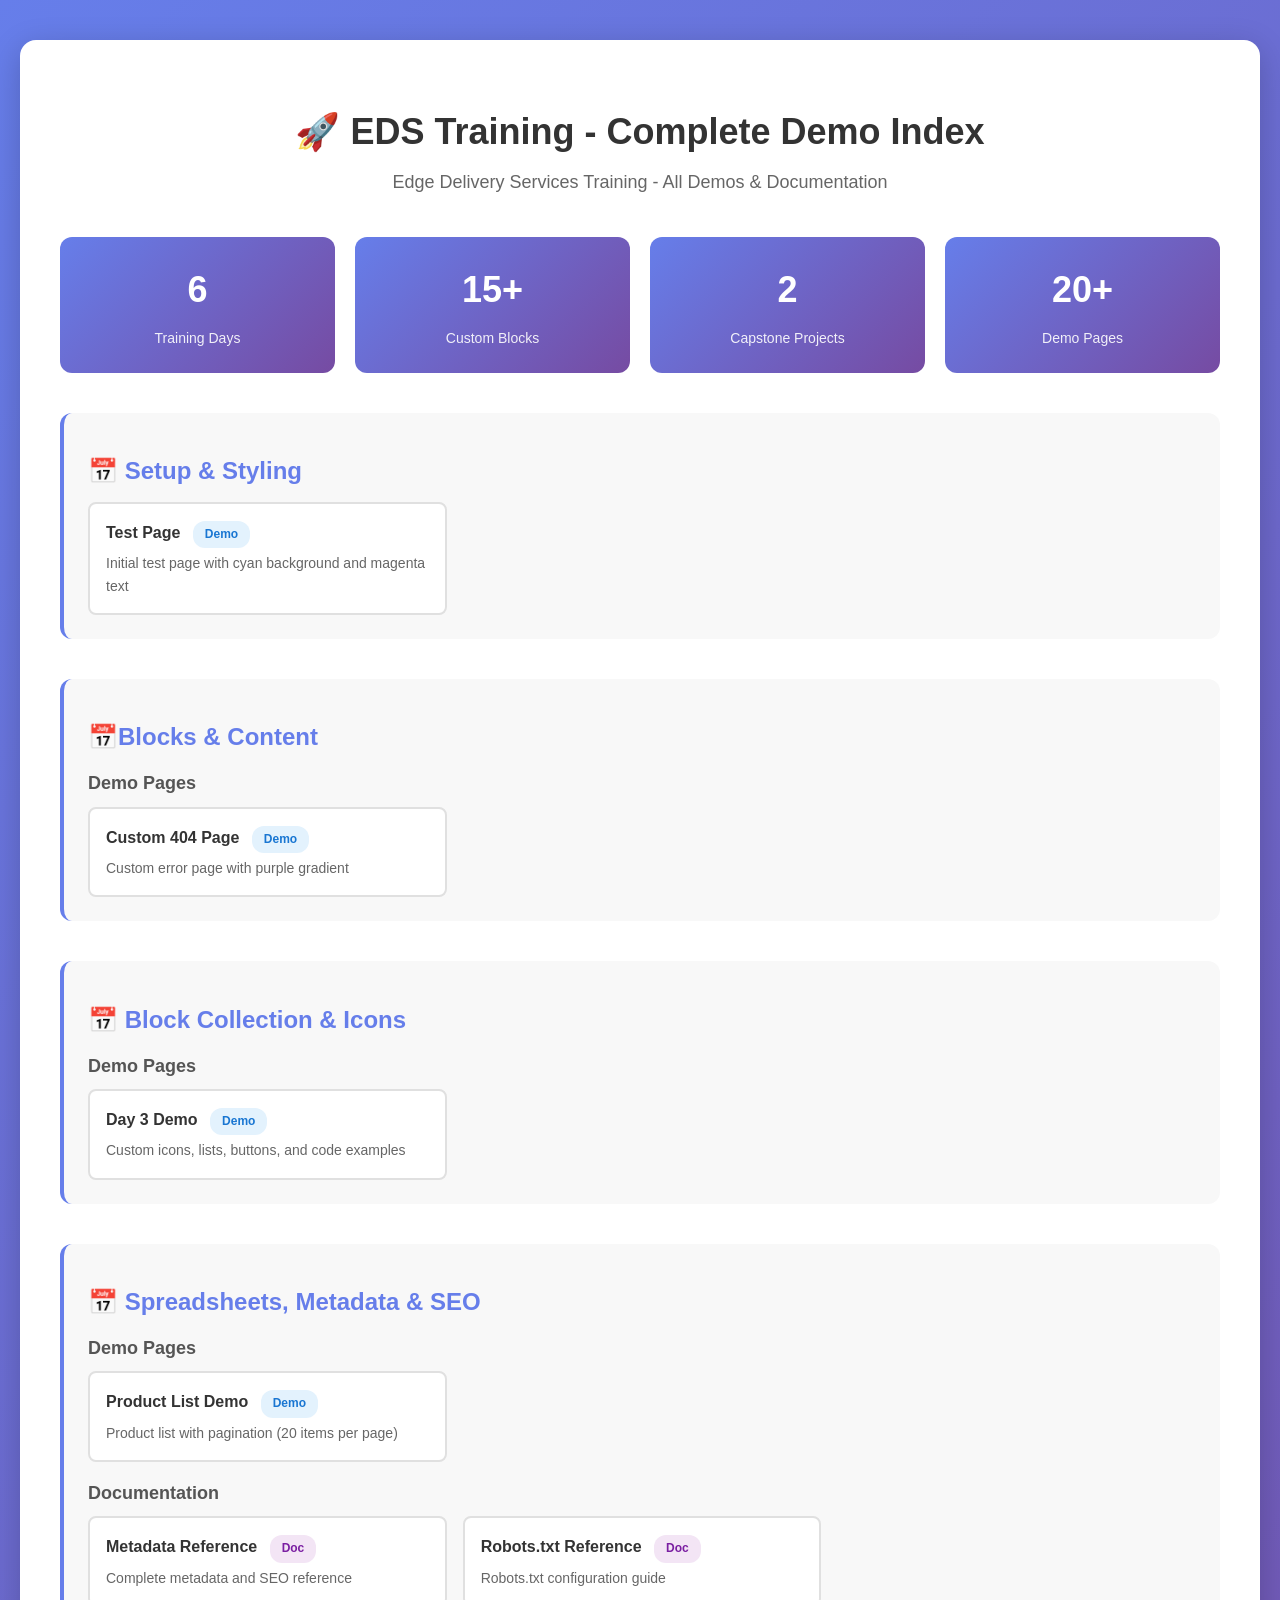
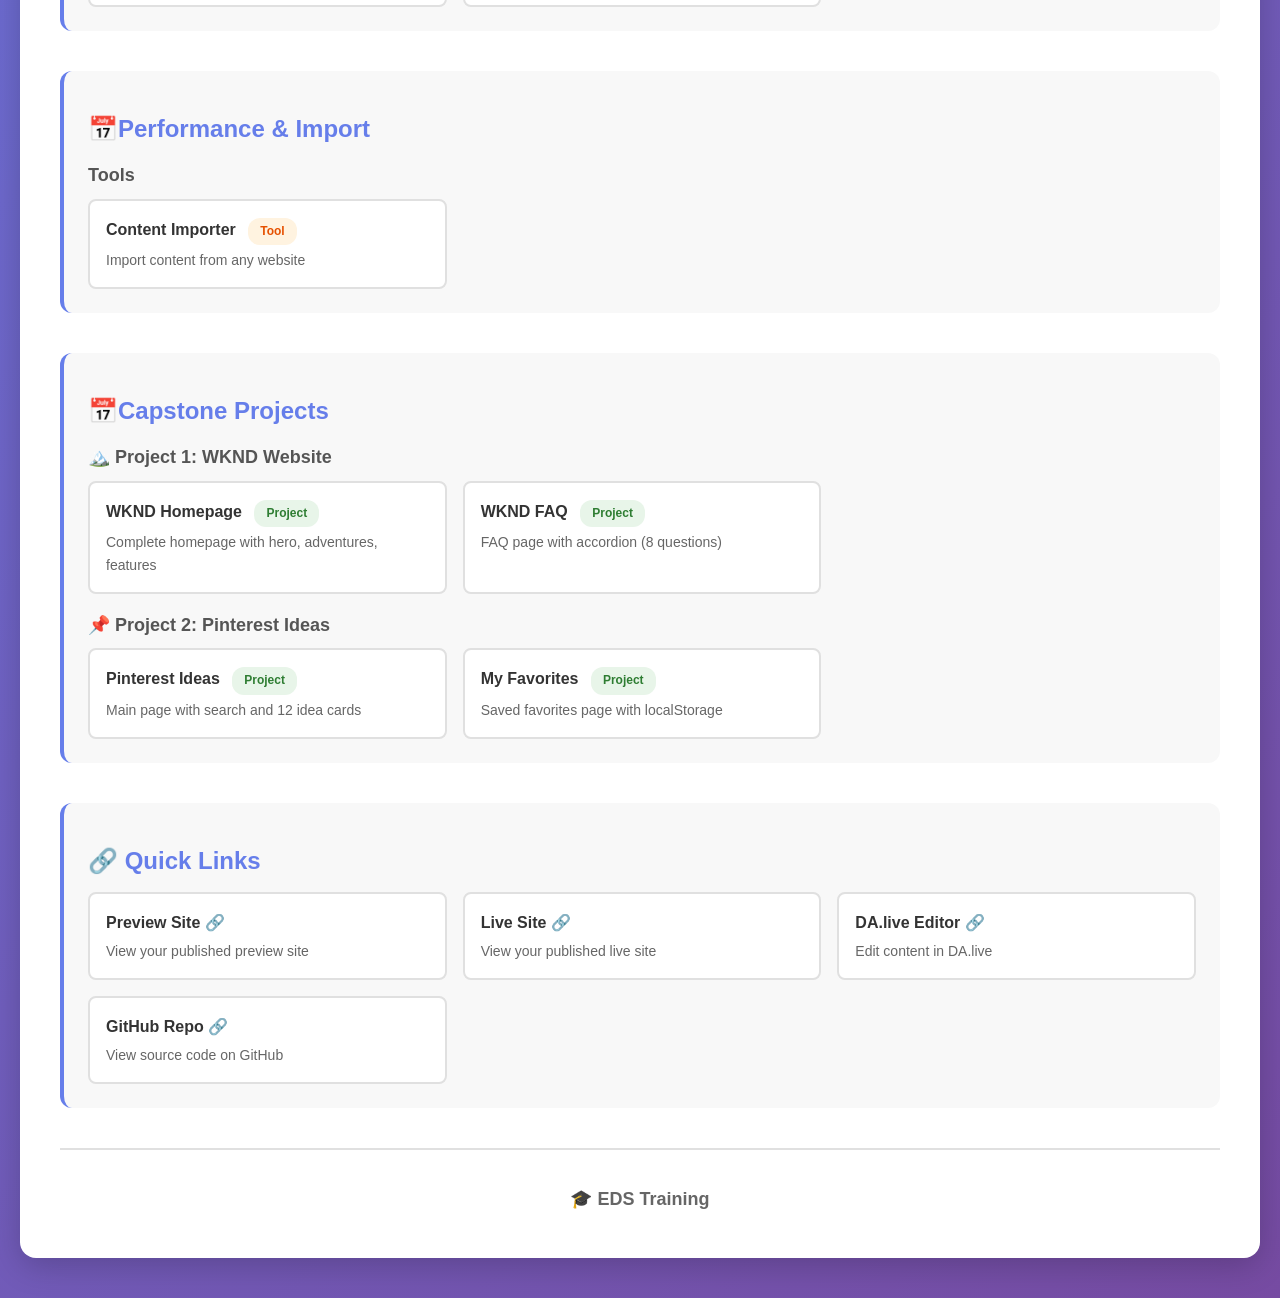
<file: index.html>
<!DOCTYPE html>
<html>
<head>
    <meta charset="UTF-8">
    <title>EDS Training - Complete Demo Index</title>
    <meta name="viewport" content="width=device-width, initial-scale=1">
    <link rel="stylesheet" href="/styles/styles.css">
    <style>
        body {
            background: linear-gradient(135deg, #667eea 0%, #764ba2 100%);
            min-height: 100vh;
            padding: 40px 20px;
        }

        .container {
            max-width: 1200px;
            margin: 0 auto;
            background: white;
            border-radius: 16px;
            padding: 40px;
            box-shadow: 0 8px 32px rgba(0, 0, 0, 0.2);
        }

        h1 {
            text-align: center;
            color: #333;
            margin-bottom: 10px;
            font-size: 36px;
        }

        .subtitle {
            text-align: center;
            color: #666;
            margin-bottom: 40px;
            font-size: 18px;
        }

        .day-section {
            margin-bottom: 40px;
            padding: 24px;
            background: #f8f8f8;
            border-radius: 12px;
            border-left: 4px solid #667eea;
        }

        .day-section h2 {
            color: #667eea;
            margin-bottom: 16px;
            font-size: 24px;
        }

        .day-section h3 {
            color: #555;
            margin: 20px 0 12px;
            font-size: 18px;
        }

        .link-grid {
            display: grid;
            grid-template-columns: repeat(auto-fill, minmax(280px, 1fr));
            gap: 16px;
            margin-top: 12px;
        }

        .link-card {
            background: white;
            padding: 16px;
            border-radius: 8px;
            text-decoration: none;
            color: inherit;
            border: 2px solid #e0e0e0;
            transition: all 0.2s;
            display: block;
        }

        .link-card:hover {
            border-color: #667eea;
            transform: translateY(-2px);
            box-shadow: 0 4px 12px rgba(102, 126, 234, 0.2);
        }

        .link-card .title {
            font-weight: 600;
            color: #333;
            margin-bottom: 4px;
            font-size: 16px;
        }

        .link-card .desc {
            font-size: 14px;
            color: #666;
        }

        .badge {
            display: inline-block;
            padding: 4px 12px;
            border-radius: 12px;
            font-size: 12px;
            font-weight: 600;
            margin-left: 8px;
        }

        .badge.demo {
            background: #e3f2fd;
            color: #1976d2;
        }

        .badge.doc {
            background: #f3e5f5;
            color: #7b1fa2;
        }

        .badge.tool {
            background: #fff3e0;
            color: #e65100;
        }

        .badge.project {
            background: #e8f5e9;
            color: #2e7d32;
        }

        .stats {
            display: grid;
            grid-template-columns: repeat(auto-fit, minmax(200px, 1fr));
            gap: 20px;
            margin-bottom: 40px;
        }

        .stat-card {
            background: linear-gradient(135deg, #667eea 0%, #764ba2 100%);
            color: white;
            padding: 24px;
            border-radius: 12px;
            text-align: center;
        }

        .stat-card .number {
            font-size: 36px;
            font-weight: 700;
            margin-bottom: 8px;
        }

        .stat-card .label {
            font-size: 14px;
            opacity: 0.9;
        }

        .footer {
            text-align: center;
            margin-top: 40px;
            padding-top: 20px;
            border-top: 2px solid #e0e0e0;
            color: #666;
        }
    </style>
</head>
<body class="appear">
    <div class="container">
        <h1>🚀 EDS Training - Complete Demo Index</h1>
        <p class="subtitle"> Edge Delivery Services Training - All Demos & Documentation</p>

        <div class="stats">
            <div class="stat-card">
                <div class="number">6</div>
                <div class="label">Training Days</div>
            </div>
            <div class="stat-card">
                <div class="number">15+</div>
                <div class="label">Custom Blocks</div>
            </div>
            <div class="stat-card">
                <div class="number">2</div>
                <div class="label">Capstone Projects</div>
            </div>
            <div class="stat-card">
                <div class="number">20+</div>
                <div class="label">Demo Pages</div>
            </div>
        </div>

        <div class="day-section">
            <h2>📅 Setup & Styling</h2>
            <div class="link-grid">
                <a href="/test.html" class="link-card">
                    <div class="title">Test Page <span class="badge demo">Demo</span></div>
                    <div class="desc">Initial test page with cyan background and magenta text</div>
                </a>
            </div>
        </div>

        <!-- Day 2 -->
        <div class="day-section">
            <h2>📅Blocks & Content</h2>
            <h3>Demo Pages</h3>
            <div class="link-grid">
                <a href="/404.html" class="link-card">
                    <div class="title">Custom 404 Page <span class="badge demo">Demo</span></div>
                    <div class="desc">Custom error page with purple gradient</div>
                </a>
            </div>
        </div>
        <div class="day-section">
            <h2>📅 Block Collection & Icons</h2>
            <h3>Demo Pages</h3>
            <div class="link-grid">
                <a href="/demo.html" class="link-card">
                    <div class="title">Day 3 Demo <span class="badge demo">Demo</span></div>
                    <div class="desc">Custom icons, lists, buttons, and code examples</div>
                </a>
            </div>
        </div>
        <div class="day-section">
            <h2>📅 Spreadsheets, Metadata & SEO</h2>
            <h3>Demo Pages</h3>
            <div class="link-grid">
                <a href="/day4-demo.html" class="link-card">
                    <div class="title">Product List Demo <span class="badge demo">Demo</span></div>
                    <div class="desc">Product list with pagination (20 items per page)</div>
                </a>
            </div>
            <h3>Documentation</h3>
            <div class="link-grid">
                <a href="/METADATA-REFERENCE.md" class="link-card">
                    <div class="title">Metadata Reference <span class="badge doc">Doc</span></div>
                    <div class="desc">Complete metadata and SEO reference</div>
                </a>
                <a href="/ROBOTS-REFERENCE.md" class="link-card">
                    <div class="title">Robots.txt Reference <span class="badge doc">Doc</span></div>
                    <div class="desc">Robots.txt configuration guide</div>
                </a>
            </div>
        </div>

        <div class="day-section">
            <h2>📅Performance & Import</h2>
            <h3>Tools</h3>
            <div class="link-grid">
                <a href="/tools/importer/import.html" class="link-card">
                    <div class="title">Content Importer <span class="badge tool">Tool</span></div>
                    <div class="desc">Import content from any website</div>
                </a>
            </div>
        </div>

        <div class="day-section">
            <h2>📅Capstone Projects</h2>
            
            <h3>🏔️ Project 1: WKND Website</h3>
            <div class="link-grid">
                <a href="/wknd-home.html" class="link-card">
                    <div class="title">WKND Homepage <span class="badge project">Project</span></div>
                    <div class="desc">Complete homepage with hero, adventures, features</div>
                </a>
                <a href="/wknd-faq.html" class="link-card">
                    <div class="title">WKND FAQ <span class="badge project">Project</span></div>
                    <div class="desc">FAQ page with accordion (8 questions)</div>
                </a>
            </div>

            <h3>📌 Project 2: Pinterest Ideas</h3>
            <div class="link-grid">
                <a href="/pinterest-demo.html" class="link-card">
                    <div class="title">Pinterest Ideas <span class="badge project">Project</span></div>
                    <div class="desc">Main page with search and 12 idea cards</div>
                </a>
                <a href="/favorites.html" class="link-card">
                    <div class="title">My Favorites <span class="badge project">Project</span></div>
                    <div class="desc">Saved favorites page with localStorage</div>
                </a>
            </div>
        </div>

        <!-- Quick Links -->
        <div class="day-section">
            <h2>🔗 Quick Links</h2>
            <div class="link-grid">
                <a href="https://main--test-aem-app--dvndrj.aem.page/" class="link-card" target="_blank">
                    <div class="title">Preview Site 🔗</div>
                    <div class="desc">View your published preview site</div>
                </a>
                <a href="https://main--test-aem-app--dvndrj.aem.live/" class="link-card" target="_blank">
                    <div class="title">Live Site 🔗</div>
                    <div class="desc">View your published live site</div>
                </a>
                <a href="https://da.live/edit#/dvndrj/test-aem-app/" class="link-card" target="_blank">
                    <div class="title">DA.live Editor 🔗</div>
                    <div class="desc">Edit content in DA.live</div>
                </a>
                <a href="https://github.com/dvndrj/test-aem-app" class="link-card" target="_blank">
                    <div class="title">GitHub Repo 🔗</div>
                    <div class="desc">View source code on GitHub</div>
                </a>
            </div>
        </div>

        <div class="footer">
            <p><strong>🎓 EDS Training</strong></p>
        </div>
    </div>
</body>
</html>
</file>
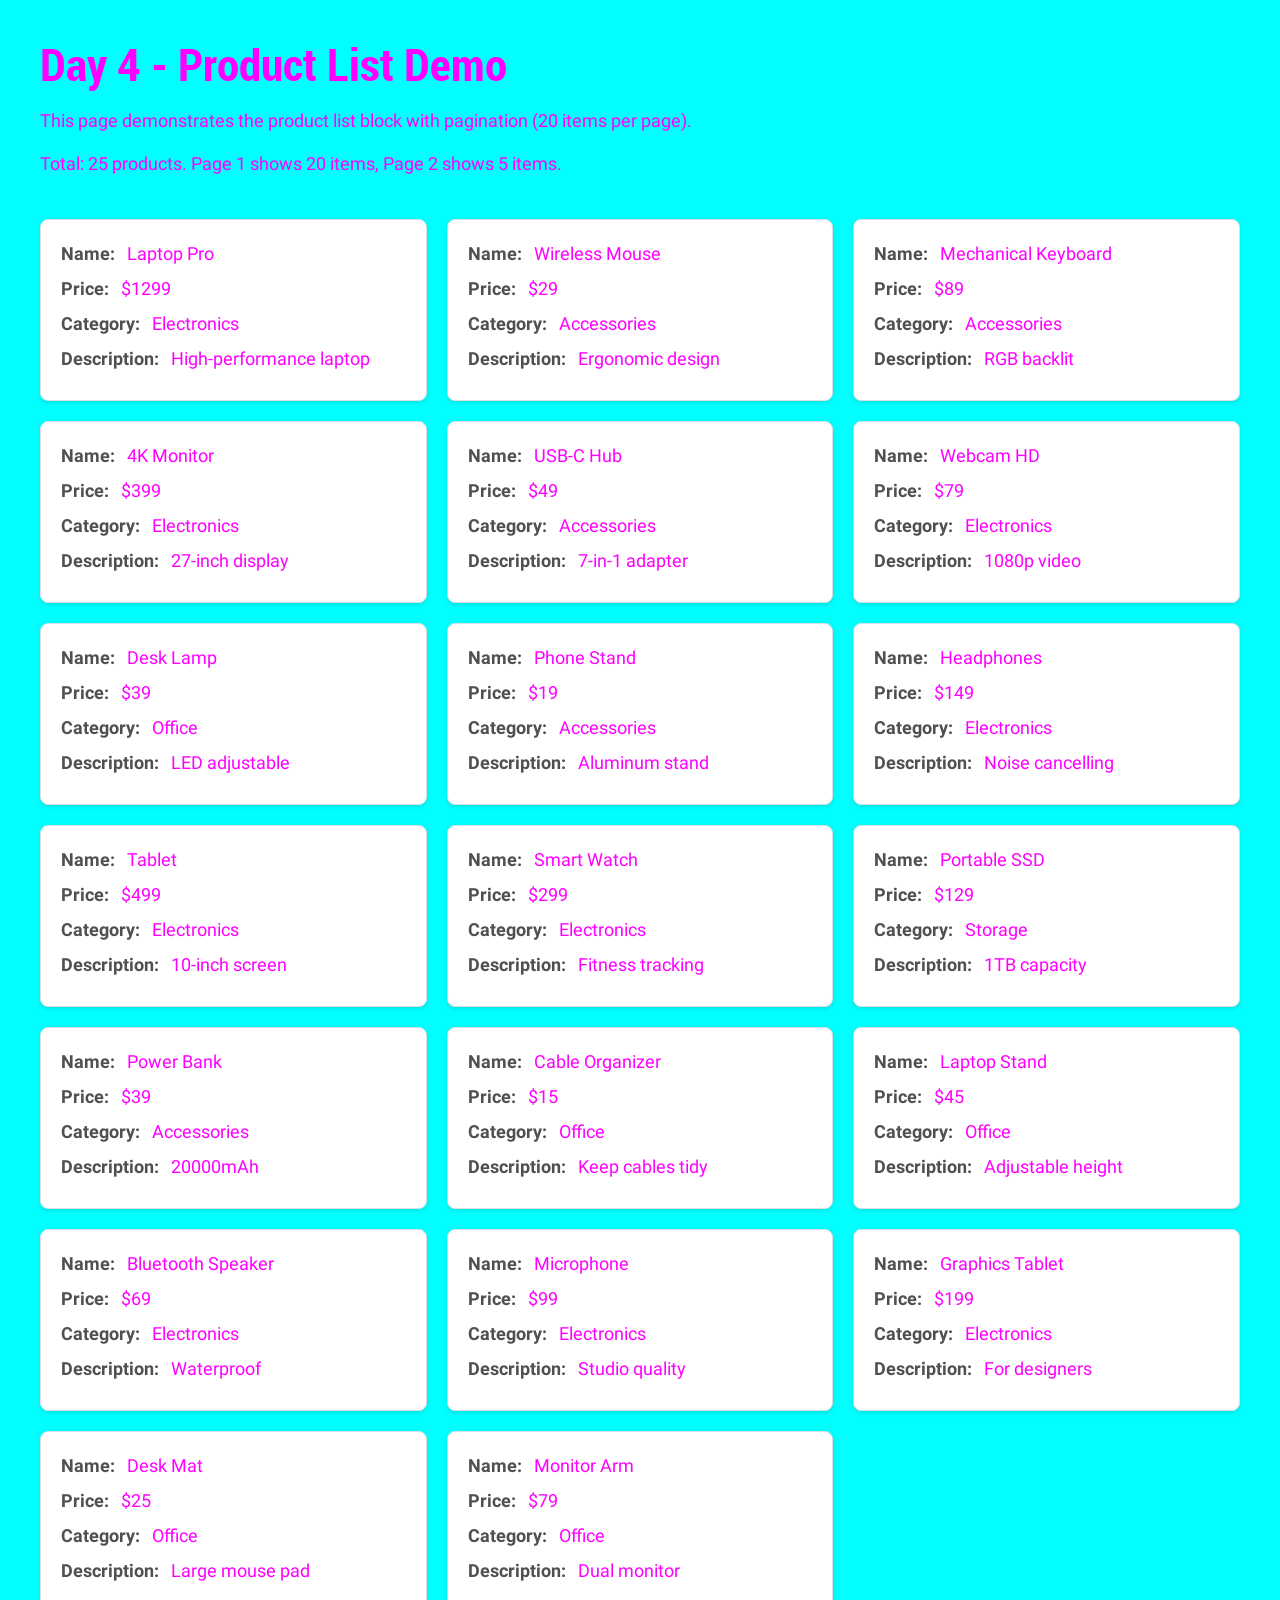
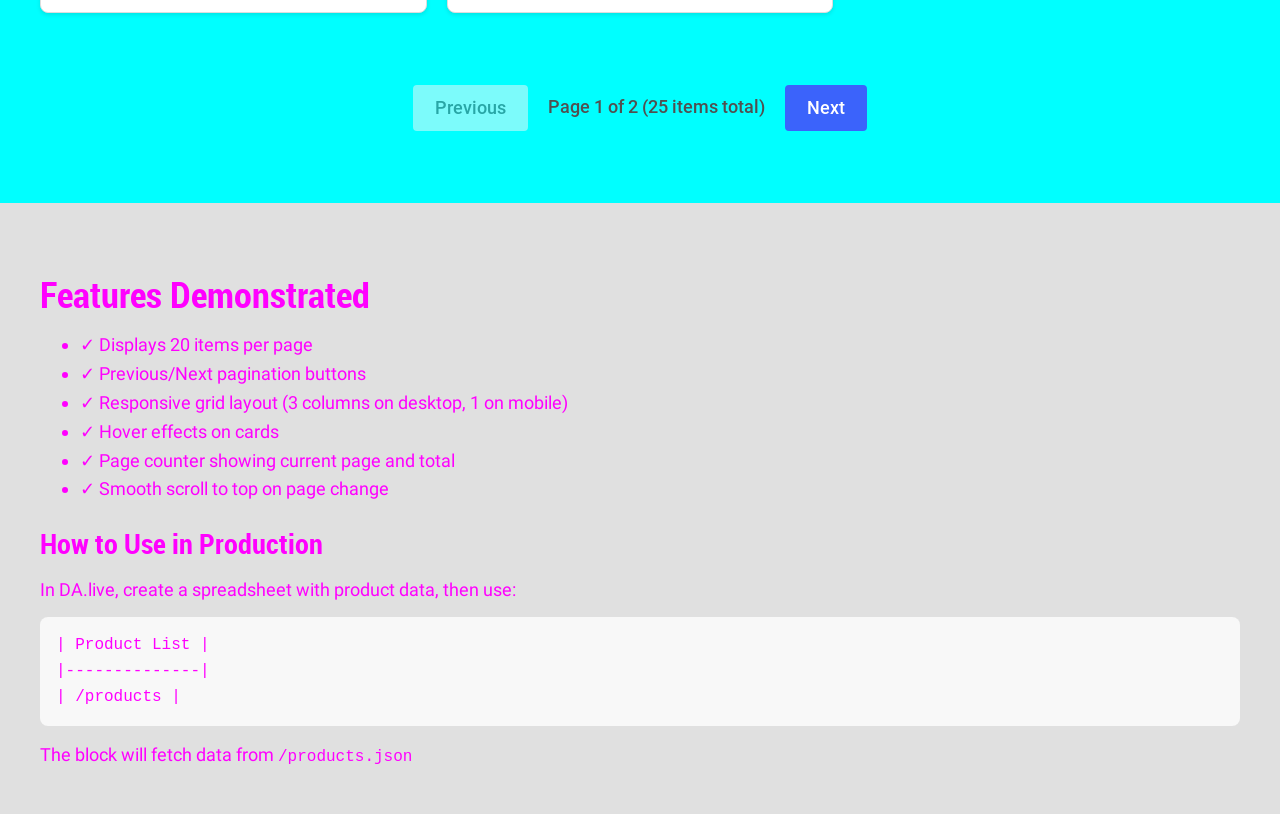
<file: day4-demo.html>
<!DOCTYPE html>
<html>
<head>
    <meta charset="UTF-8">
    <title>Day 4 Demo - Product List with Pagination</title>
    <meta name="description" content="Demo page showing product list with pagination">
    <meta property="og:title" content="Day 4 Demo - Product List">
    <meta property="og:description" content="Demo page showing product list with pagination">
    <link rel="stylesheet" href="/styles/styles.css">
    <link rel="stylesheet" href="/blocks/product-list-demo/product-list-demo.css">
    <script src="/scripts/aem.js" type="module"></script>
    <script src="/scripts/scripts.js" type="module"></script>
</head>
<body class="appear">
    <main>
        <div class="section">
            <div>
                <h1>Day 4 - Product List Demo</h1>
                <p>This page demonstrates the product list block with pagination (20 items per page).</p>
                <p>Total: 25 products. Page 1 shows 20 items, Page 2 shows 5 items.</p>
            </div>
        </div>

        <div class="section">
            <div>
                <div class="product-list-demo block" data-block-name="product-list-demo">
                </div>
            </div>
        </div>

        <div class="section grey">
            <div>
                <h2>Features Demonstrated</h2>
                <ul>
                    <li>✓ Displays 20 items per page</li>
                    <li>✓ Previous/Next pagination buttons</li>
                    <li>✓ Responsive grid layout (3 columns on desktop, 1 on mobile)</li>
                    <li>✓ Hover effects on cards</li>
                    <li>✓ Page counter showing current page and total</li>
                    <li>✓ Smooth scroll to top on page change</li>
                </ul>
                <h3>How to Use in Production</h3>
                <p>In DA.live, create a spreadsheet with product data, then use:</p>
                <pre>| Product List |
|--------------| 
| /products |</pre>
                <p>The block will fetch data from <code>/products.json</code></p>
            </div>
        </div>
    </main>

    <script type="module">
        import decorate from '/blocks/product-list-demo/product-list-demo.js';
        const block = document.querySelector('.product-list-demo');
        if (block) {
            decorate(block);
        }
    </script>
</body>
</html>
</file>
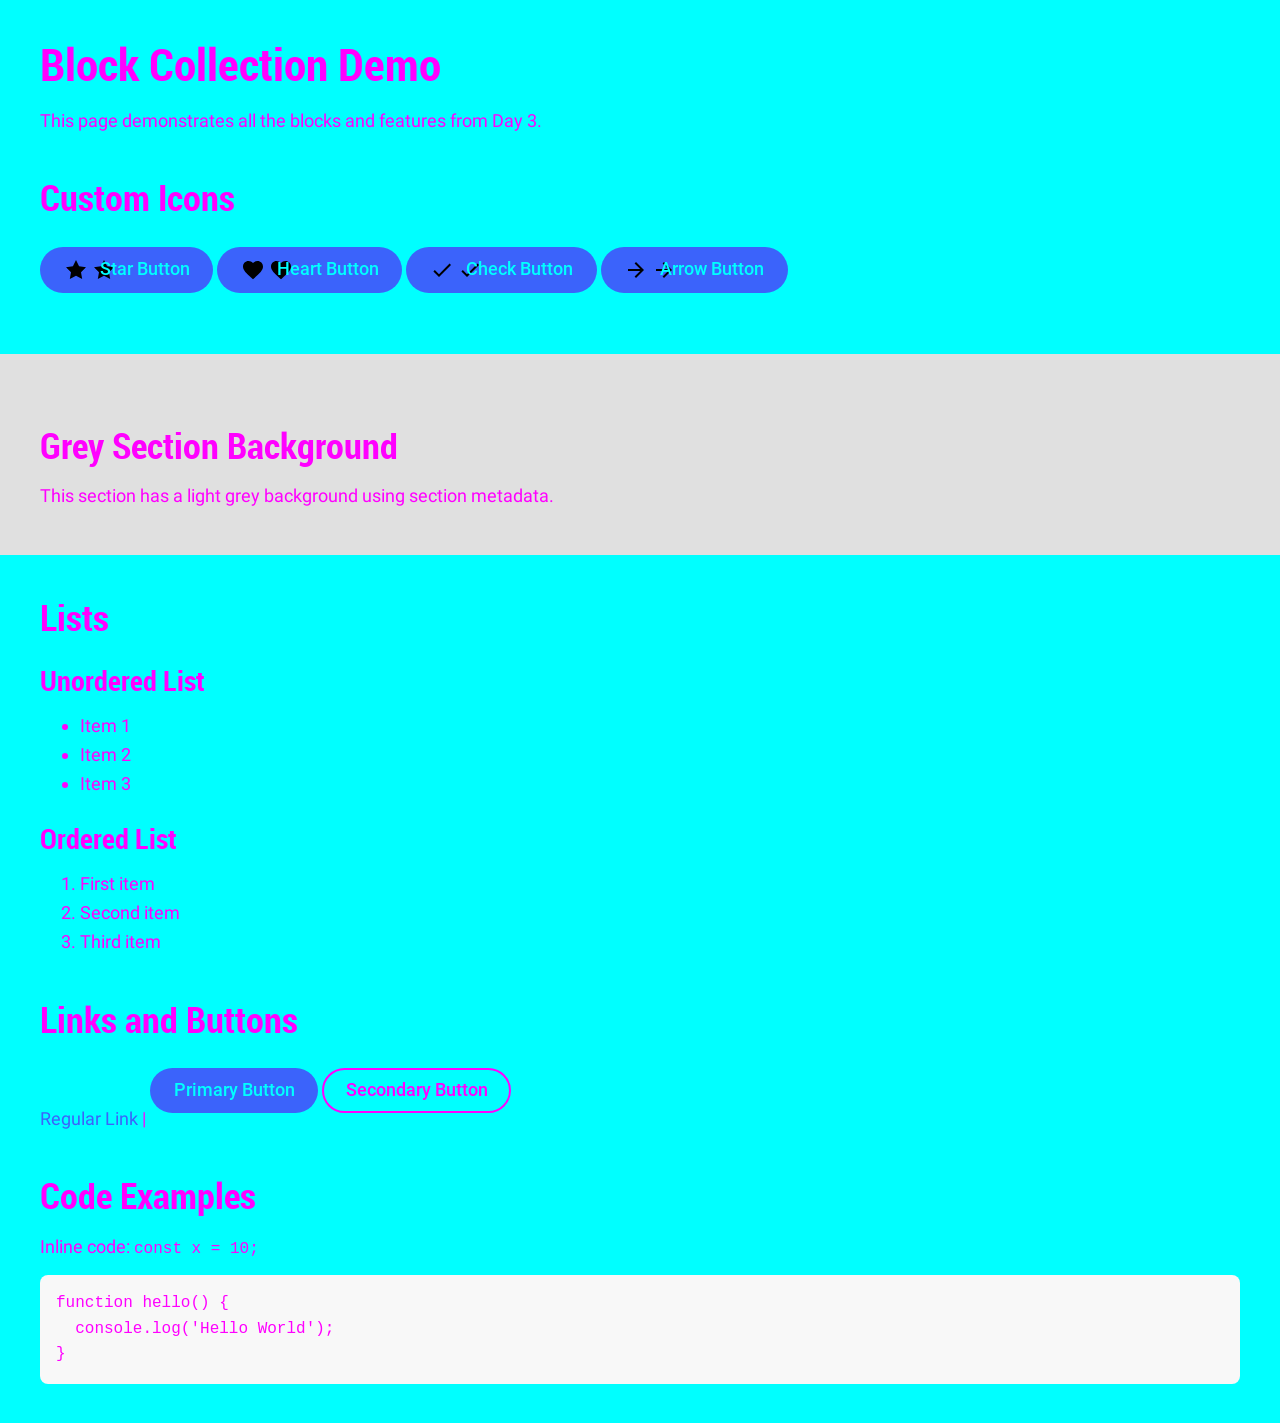
<file: demo.html>
<!DOCTYPE html>
<html>
<head>
    <meta charset="UTF-8">
    <title>Demo - All Blocks</title>
    <link rel="stylesheet" href="/styles/styles.css">
    <link rel="stylesheet" href="/blocks/hero/hero.css">
    <link rel="stylesheet" href="/blocks/cards/cards.css">
    <link rel="stylesheet" href="/blocks/columns/columns.css">
    <link rel="stylesheet" href="/blocks/embed/embed.css">
    <script src="/scripts/aem.js" type="module"></script>
    <script src="/scripts/scripts.js" type="module"></script>
</head>
<body class="appear">
    <main>
        <div class="section">
            <div>
                <h1>Block Collection Demo</h1>
                <p>This page demonstrates all the blocks and features from Day 3.</p>
            </div>
        </div>

        <div class="section">
            <div>
                <h2>Custom Icons</h2>
                <p>
                    <a href="#" class="button">
                        <span class="icon icon-star">
                            <img src="/icons/star.svg" alt="Star">
                        </span>
                        Star Button
                    </a>
                    <a href="#" class="button">
                        <span class="icon icon-heart">
                            <img src="/icons/heart.svg" alt="Heart">
                        </span>
                        Heart Button
                    </a>
                    <a href="#" class="button">
                        <span class="icon icon-check">
                            <img src="/icons/check.svg" alt="Check">
                        </span>
                        Check Button
                    </a>
                    <a href="#" class="button">
                        <span class="icon icon-arrow-right">
                            <img src="/icons/arrow-right.svg" alt="Arrow">
                        </span>
                        Arrow Button
                    </a>
                </p>
            </div>
        </div>

        <div class="section grey">
            <div>
                <h2>Grey Section Background</h2>
                <p>This section has a light grey background using section metadata.</p>
            </div>
        </div>

        <div class="section">
            <div>
                <h2>Lists</h2>
                <h3>Unordered List</h3>
                <ul>
                    <li>Item 1</li>
                    <li>Item 2</li>
                    <li>Item 3</li>
                </ul>
                <h3>Ordered List</h3>
                <ol>
                    <li>First item</li>
                    <li>Second item</li>
                    <li>Third item</li>
                </ol>
            </div>
        </div>

        <div class="section">
            <div>
                <h2>Links and Buttons</h2>
                <p>
                    <a href="#">Regular Link</a> | 
                    <a href="#" class="button">Primary Button</a>
                    <a href="#" class="button secondary">Secondary Button</a>
                </p>
            </div>
        </div>

        <div class="section">
            <div>
                <h2>Code Examples</h2>
                <p>Inline code: <code>const x = 10;</code></p>
                <pre>function hello() {
  console.log('Hello World');
}</pre>
            </div>
        </div>
    </main>
</body>
</html>
</file>
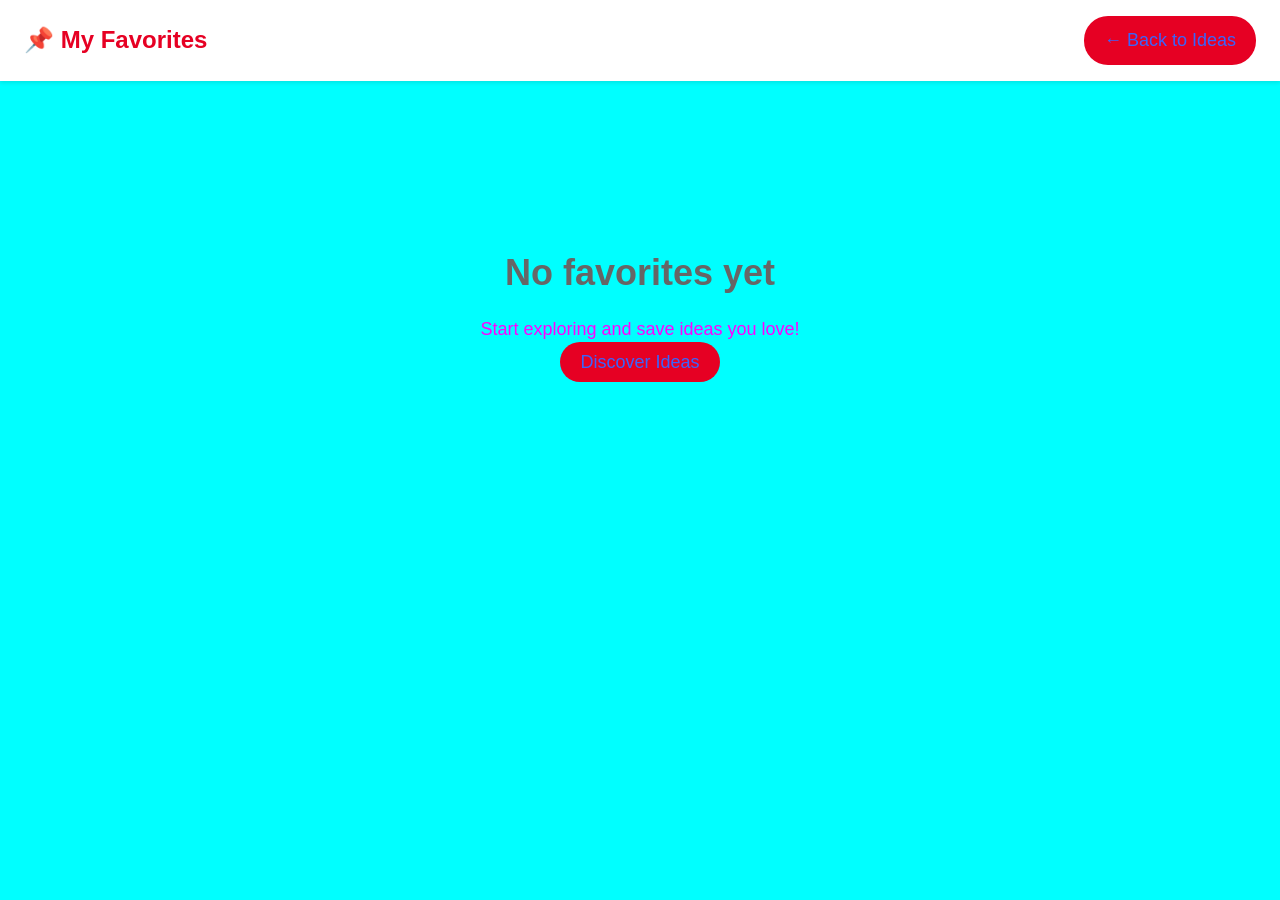
<file: favorites.html>
<!DOCTYPE html>
<html>
<head>
    <meta charset="UTF-8">
    <title>My Favorites - Pinterest Ideas</title>
    <link rel="stylesheet" href="/styles/styles.css">
    <style>
        .pinterest-header {
            background: white;
            padding: 16px 24px;
            box-shadow: 0 2px 4px rgba(0,0,0,0.1);
            display: flex;
            justify-content: space-between;
            align-items: center;
        }
        .pinterest-logo {
            font-size: 24px;
            font-weight: 700;
            color: #e60023;
        }
        .back-link {
            background: #e60023;
            color: white;
            padding: 10px 20px;
            border-radius: 24px;
            text-decoration: none;
            font-weight: 500;
        }
        .favorites-grid {
            display: grid;
            grid-template-columns: repeat(auto-fill, minmax(250px, 1fr));
            gap: 20px;
            padding: 40px 20px;
            max-width: 1200px;
            margin: 0 auto;
        }
        .fav-card {
            position: relative;
            border-radius: 16px;
            overflow: hidden;
            background: white;
            box-shadow: 0 2px 8px rgba(0, 0, 0, 0.1);
        }
        .fav-card img {
            width: 100%;
            aspect-ratio: 3 / 4;
            object-fit: cover;
        }
        .fav-info {
            padding: 16px;
        }
        .fav-info h3 {
            margin: 0 0 8px;
            font-size: 16px;
        }
        .fav-info span {
            display: inline-block;
            background: #f0f0f0;
            padding: 4px 12px;
            border-radius: 12px;
            font-size: 12px;
        }
        .remove-btn {
            position: absolute;
            top: 12px;
            right: 12px;
            background: white;
            border: none;
            width: 40px;
            height: 40px;
            border-radius: 50%;
            font-size: 24px;
            cursor: pointer;
            color: #e60023;
            box-shadow: 0 2px 8px rgba(0, 0, 0, 0.2);
        }
        .empty-state {
            text-align: center;
            padding: 100px 20px;
        }
        .empty-state h2 {
            color: #666;
            margin-bottom: 20px;
        }
    </style>
</head>
<body class="appear">
    <div class="pinterest-header">
        <div class="pinterest-logo">📌 My Favorites</div>
        <a href="/pinterest-demo.html" class="back-link">← Back to Ideas</a>
    </div>

    <main>
        <div id="favorites-container"></div>
    </main>

    <script>
        function loadFavorites() {
            const container = document.getElementById('favorites-container');
            const favorites = JSON.parse(localStorage.getItem('pinterest-favorites') || '[]');
            const favData = JSON.parse(localStorage.getItem('pinterest-favorites-data') || '{}');

            if (favorites.length === 0) {
                container.innerHTML = `
                    <div class="empty-state">
                        <h2>No favorites yet</h2>
                        <p>Start exploring and save ideas you love!</p>
                        <a href="/pinterest-demo.html" class="back-link">Discover Ideas</a>
                    </div>
                `;
                return;
            }

            const grid = document.createElement('div');
            grid.className = 'favorites-grid';

            favorites.forEach(id => {
                const data = favData[id];
                if (!data) return;

                const card = document.createElement('div');
                card.className = 'fav-card';
                card.innerHTML = `
                    <img src="${data.image}" alt="${data.title}">
                    <button class="remove-btn" onclick="removeFavorite('${id}')">♥</button>
                    <div class="fav-info">
                        <h3>${data.title}</h3>
                        <span>${data.category}</span>
                    </div>
                `;
                grid.appendChild(card);
            });

            container.appendChild(grid);
        }

        window.removeFavorite = function(id) {
            let favorites = JSON.parse(localStorage.getItem('pinterest-favorites') || '[]');
            let favData = JSON.parse(localStorage.getItem('pinterest-favorites-data') || '{}');
            
            favorites = favorites.filter(f => f !== id);
            delete favData[id];
            
            localStorage.setItem('pinterest-favorites', JSON.stringify(favorites));
            localStorage.setItem('pinterest-favorites-data', JSON.stringify(favData));
            
            location.reload();
        };

        loadFavorites();
    </script>
</body>
</html>
</file>
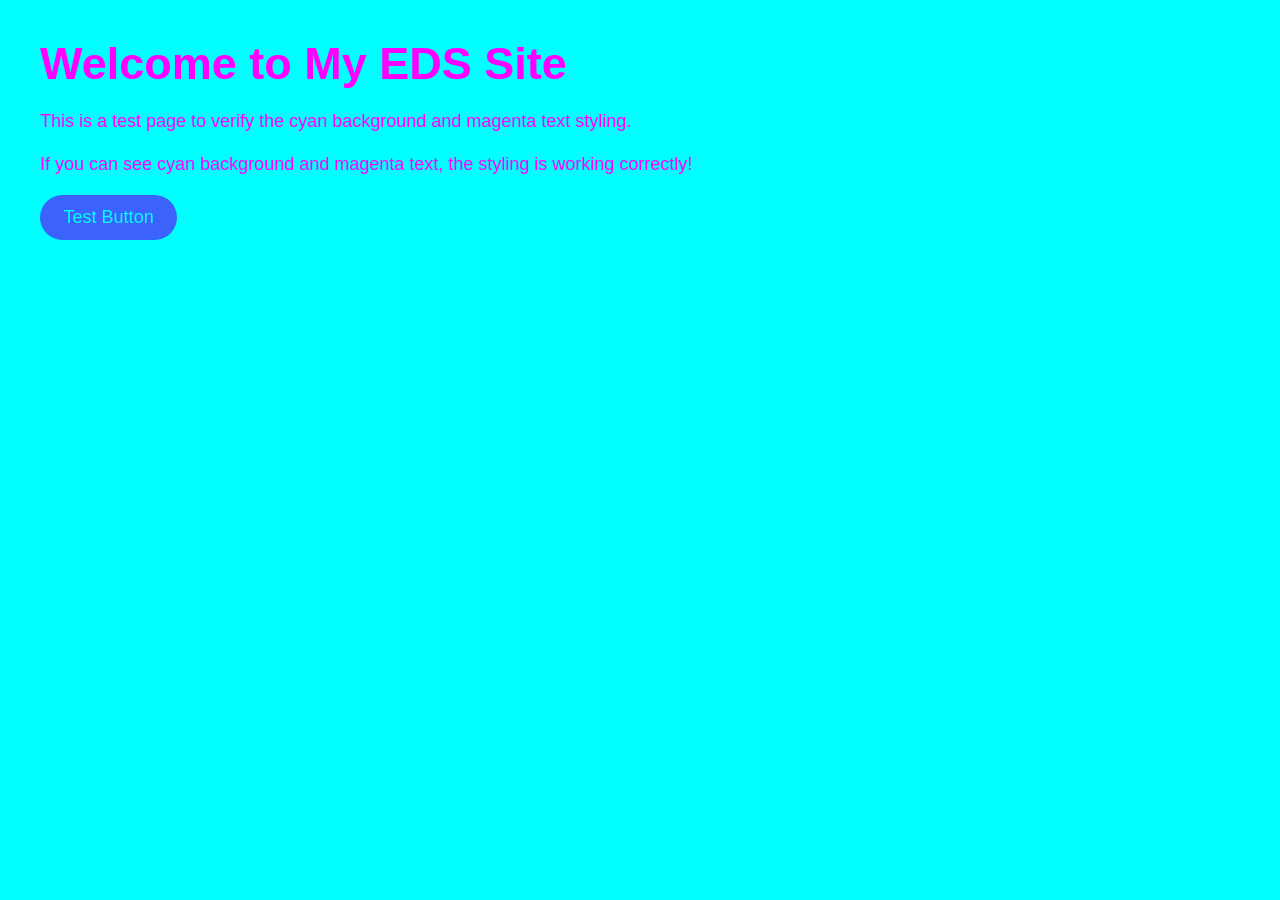
<file: test.html>
<!DOCTYPE html>
<html>
<head>
    <meta charset="UTF-8">
    <title>Test Page</title>
    <link rel="stylesheet" href="/styles/styles.css">
</head>
<body class="appear">
    <main>
        <div class="section">
            <div>
                <h1>Welcome to My EDS Site</h1>
                <p>This is a test page to verify the cyan background and magenta text styling.</p>
                <p>If you can see cyan background and magenta text, the styling is working correctly!</p>
                <a href="#" class="button">Test Button</a>
            </div>
        </div>
    </main>
</body>
</html>
</file>
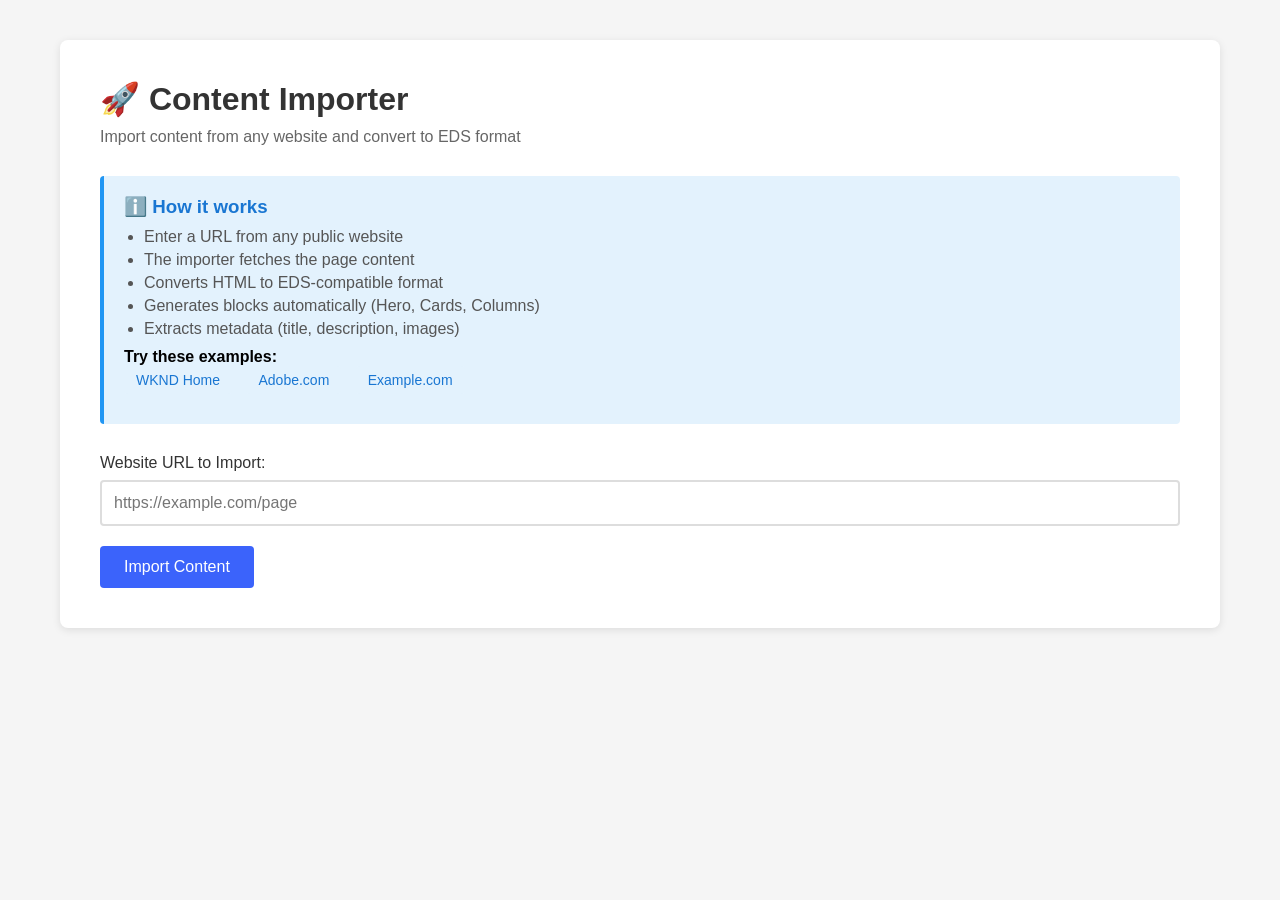
<file: tools/importer/import.html>
<!DOCTYPE html>
<html lang="en">
<head>
  <meta charset="UTF-8">
  <title>Content Importer - Test AEM App</title>
  <meta name="viewport" content="width=device-width, initial-scale=1"/>
  <style>
    * {
      box-sizing: border-box;
      margin: 0;
      padding: 0;
    }

    body {
      font-family: -apple-system, BlinkMacSystemFont, 'Segoe UI', Roboto, sans-serif;
      padding: 40px 20px;
      max-width: 1200px;
      margin: 0 auto;
      background: #f5f5f5;
    }

    .container {
      background: white;
      padding: 40px;
      border-radius: 8px;
      box-shadow: 0 2px 8px rgba(0,0,0,0.1);
    }

    h1 {
      color: #333;
      margin-bottom: 10px;
    }

    .subtitle {
      color: #666;
      margin-bottom: 30px;
    }

    .form-group {
      margin-bottom: 20px;
    }

    label {
      display: block;
      margin-bottom: 8px;
      font-weight: 500;
      color: #333;
    }

    input[type="url"] {
      width: 100%;
      padding: 12px;
      border: 2px solid #ddd;
      border-radius: 4px;
      font-size: 16px;
    }

    input[type="url"]:focus {
      outline: none;
      border-color: #3b63fb;
    }

    button {
      background: #3b63fb;
      color: white;
      border: none;
      padding: 12px 24px;
      border-radius: 4px;
      font-size: 16px;
      cursor: pointer;
      font-weight: 500;
    }

    button:hover {
      background: #1d3ecf;
    }

    button:disabled {
      background: #ccc;
      cursor: not-allowed;
    }

    .result {
      margin-top: 30px;
      padding: 20px;
      background: #f8f8f8;
      border-radius: 4px;
      display: none;
    }

    .result.show {
      display: block;
    }

    .result h2 {
      margin-bottom: 15px;
      color: #333;
    }

    .result pre {
      background: white;
      padding: 15px;
      border-radius: 4px;
      overflow-x: auto;
      border: 1px solid #ddd;
    }

    .error {
      color: #d32f2f;
      background: #ffebee;
      padding: 15px;
      border-radius: 4px;
      margin-top: 20px;
      display: none;
    }

    .error.show {
      display: block;
    }

    .info-box {
      background: #e3f2fd;
      padding: 20px;
      border-radius: 4px;
      margin-bottom: 30px;
      border-left: 4px solid #2196f3;
    }

    .info-box h3 {
      margin-bottom: 10px;
      color: #1976d2;
    }

    .info-box ul {
      margin-left: 20px;
      color: #555;
    }

    .info-box li {
      margin-bottom: 5px;
    }

    .examples {
      margin-top: 10px;
    }

    .example-link {
      display: inline-block;
      margin-right: 10px;
      margin-bottom: 10px;
      padding: 6px 12px;
      background: #e3f2fd;
      color: #1976d2;
      text-decoration: none;
      border-radius: 4px;
      font-size: 14px;
    }

    .example-link:hover {
      background: #bbdefb;
    }

    .loading {
      display: none;
      margin-top: 20px;
      text-align: center;
      color: #666;
    }

    .loading.show {
      display: block;
    }
  </style>
</head>
<body>
  <div class="container">
    <h1>🚀 Content Importer</h1>
    <p class="subtitle">Import content from any website and convert to EDS format</p>

    <div class="info-box">
      <h3>ℹ️ How it works</h3>
      <ul>
        <li>Enter a URL from any public website</li>
        <li>The importer fetches the page content</li>
        <li>Converts HTML to EDS-compatible format</li>
        <li>Generates blocks automatically (Hero, Cards, Columns)</li>
        <li>Extracts metadata (title, description, images)</li>
      </ul>
      <div class="examples">
        <strong>Try these examples:</strong><br>
        <a href="#" class="example-link" data-url="https://wknd.site/us/en.html">WKND Home</a>
        <a href="#" class="example-link" data-url="https://www.adobe.com">Adobe.com</a>
        <a href="#" class="example-link" data-url="https://example.com">Example.com</a>
      </div>
    </div>

    <form id="importForm">
      <div class="form-group">
        <label for="url">Website URL to Import:</label>
        <input 
          type="url" 
          id="url" 
          name="url" 
          placeholder="https://example.com/page" 
          required
        />
      </div>
      <button type="submit">Import Content</button>
    </form>

    <div class="loading" id="loading">
      <p>⏳ Fetching and converting content...</p>
    </div>

    <div class="error" id="error"></div>

    <div class="result" id="result">
      <h2>✅ Import Preview</h2>
      <p><strong>Note:</strong> This is a simplified preview. In production, use the full importer at:</p>
      <p><code>https://main--test-aem-app--dvndrj.aem.page/tools/importer/import.html</code></p>
      <pre id="output"></pre>
    </div>
  </div>

  <script type="module">
    const form = document.getElementById('importForm');
    const urlInput = document.getElementById('url');
    const loading = document.getElementById('loading');
    const error = document.getElementById('error');
    const result = document.getElementById('result');
    const output = document.getElementById('output');

    // Example link handlers
    document.querySelectorAll('.example-link').forEach(link => {
      link.addEventListener('click', (e) => {
        e.preventDefault();
        urlInput.value = e.target.dataset.url;
      });
    });

    form.addEventListener('submit', async (e) => {
      e.preventDefault();
      
      const url = urlInput.value.trim();
      
      // Hide previous results
      error.classList.remove('show');
      result.classList.remove('show');
      loading.classList.add('show');

      try {
        // Note: This is a simplified demo. Real importer uses proxy
        const response = await fetch(url, { mode: 'cors' });
        
        if (!response.ok) {
          throw new Error(`HTTP ${response.status}: ${response.statusText}`);
        }

        const html = await response.text();
        const parser = new DOMParser();
        const doc = parser.parseFromString(html, 'text/html');

        // Simple conversion demo
        const converted = convertToEDS(doc, url);
        
        output.textContent = converted;
        result.classList.add('show');
        
      } catch (err) {
        error.textContent = `❌ Error: ${err.message}\n\nNote: Due to CORS restrictions, local import may not work for all sites. Use the production importer at:\nhttps://main--test-aem-app--dvndrj.aem.page/tools/importer/import.html`;
        error.classList.add('show');
      } finally {
        loading.classList.remove('show');
      }
    });

    function convertToEDS(doc, url) {
      let output = '';

      // Extract title
      const title = doc.querySelector('title');
      if (title) {
        output += `# ${title.textContent.trim()}\n\n`;
      }

      // Extract main content
      const main = doc.querySelector('main, article, .content, #content') || doc.body;
      
      // Extract headings and paragraphs
      const elements = main.querySelectorAll('h1, h2, h3, p, img, a');
      
      elements.forEach(el => {
        if (el.tagName === 'H1') {
          output += `# ${el.textContent.trim()}\n\n`;
        } else if (el.tagName === 'H2') {
          output += `## ${el.textContent.trim()}\n\n`;
        } else if (el.tagName === 'H3') {
          output += `### ${el.textContent.trim()}\n\n`;
        } else if (el.tagName === 'P') {
          output += `${el.textContent.trim()}\n\n`;
        } else if (el.tagName === 'IMG') {
          output += `![${el.alt || 'Image'}](${el.src})\n\n`;
        }
      });

      // Add metadata block
      output += `---\n\n`;
      output += `| Metadata |\n`;
      output += `|----------|\n`;
      output += `| Title | ${title ? title.textContent.trim() : 'Imported Page'} |\n`;
      
      const desc = doc.querySelector('meta[name="description"]');
      if (desc) {
        output += `| Description | ${desc.content} |\n`;
      }

      output += `\n---\n\n`;
      output += `**Source:** ${url}\n`;
      output += `**Imported:** ${new Date().toLocaleString()}\n`;

      return output;
    }
  </script>
</body>
</html>
</file>
<file: styles/styles.css>
/*
 * Copyright 2020 Adobe. All rights reserved.
 * This file is licensed to you under the Apache License, Version 2.0 (the "License");
 * you may not use this file except in compliance with the License. You may obtain a copy
 * of the License at http://www.apache.org/licenses/LICENSE-2.0
 *
 * Unless required by applicable law or agreed to in writing, software distributed under
 * the License is distributed on an "AS IS" BASIS, WITHOUT WARRANTIES OR REPRESENTATIONS
 * OF ANY KIND, either express or implied. See the License for the specific language
 * governing permissions and limitations under the License.
 */

:root {
  /* colors */
  --background-color: cyan;
  --light-color: #f8f8f8;
  --dark-color: #505050;
  --text-color: magenta;
  --link-color: #3b63fb;
  --link-hover-color: #1d3ecf;

  /* fonts */
  --body-font-family: roboto, roboto-fallback, sans-serif;
  --heading-font-family: roboto-condensed, roboto-condensed-fallback, sans-serif;

  /* body sizes */
  --body-font-size-m: 22px;
  --body-font-size-s: 19px;
  --body-font-size-xs: 17px;

  /* heading sizes */
  --heading-font-size-xxl: 55px;
  --heading-font-size-xl: 44px;
  --heading-font-size-l: 34px;
  --heading-font-size-m: 27px;
  --heading-font-size-s: 24px;
  --heading-font-size-xs: 22px;

  /* nav height */
  --nav-height: 64px;
}

/* fallback fonts */
@font-face {
  font-family: roboto-condensed-fallback;
  size-adjust: 88.82%;
  src: local('Arial');
}

@font-face {
  font-family: roboto-fallback;
  size-adjust: 99.529%;
  src: local('Arial');
}

@media (width >= 900px) {
  :root {
    /* body sizes */
    --body-font-size-m: 18px;
    --body-font-size-s: 16px;
    --body-font-size-xs: 14px;

    /* heading sizes */
    --heading-font-size-xxl: 45px;
    --heading-font-size-xl: 36px;
    --heading-font-size-l: 28px;
    --heading-font-size-m: 22px;
    --heading-font-size-s: 20px;
    --heading-font-size-xs: 18px;
  }
}

body {
  display: none;
  margin: 0;
  background-color: var(--background-color);
  color: var(--text-color);
  font-family: var(--body-font-family);
  font-size: var(--body-font-size-m);
  line-height: 1.6;
}

body.appear {
  display: block;
}

header {
  height: var(--nav-height);
}

header .header,
footer .footer {
  visibility: hidden;
}

header .header[data-block-status="loaded"],
footer .footer[data-block-status="loaded"] {
  visibility: visible;
}

h1,
h2,
h3,
h4,
h5,
h6 {
  margin-top: 0.8em;
  margin-bottom: 0.25em;
  font-family: var(--heading-font-family);
  font-weight: 600;
  line-height: 1.25;
  scroll-margin: 40px;
}

h1 { font-size: var(--heading-font-size-xxl); }
h2 { font-size: var(--heading-font-size-xl); }
h3 { font-size: var(--heading-font-size-l); }
h4 { font-size: var(--heading-font-size-m); }
h5 { font-size: var(--heading-font-size-s); }
h6 { font-size: var(--heading-font-size-xs); }

p,
dl,
ol,
ul,
pre,
blockquote {
  margin-top: 0.8em;
  margin-bottom: 0.25em;
}

code,
pre {
  font-size: var(--body-font-size-s);
}

pre {
  padding: 16px;
  border-radius: 8px;
  background-color: var(--light-color);
  overflow-x: auto;
  white-space: pre;
}

main > div {
  margin: 40px 16px;
}

input,
textarea,
select,
button {
  font: inherit;
}

/* links */
a:any-link {
  color: var(--link-color);
  text-decoration: none;
  overflow-wrap: break-word;
}

a:hover {
  color: var(--link-hover-color);
  text-decoration: underline;
}

/* buttons */
a.button:any-link,
button {
  box-sizing: border-box;
  display: inline-block;
  max-width: 100%;
  margin: 12px 0;
  border: 2px solid transparent;
  border-radius: 2.4em;
  padding: 0.5em 1.2em;
  font-family: var(--body-font-family);
  font-style: normal;
  font-weight: 500;
  line-height: 1.25;
  text-align: center;
  text-decoration: none;
  background-color: var(--link-color);
  color: var(--background-color);
  cursor: pointer;
  overflow: hidden;
  text-overflow: ellipsis;
  white-space: nowrap;
}

a.button:hover,
a.button:focus,
button:hover,
button:focus {
  background-color: var(--link-hover-color);
  cursor: pointer;
}

button:disabled,
button:disabled:hover {
  background-color: var(--light-color);
  cursor: unset;
}

a.button.secondary,
button.secondary {
  background-color: unset;
  border: 2px solid currentcolor;
  color: var(--text-color);
}

main img {
  max-width: 100%;
  width: auto;
  height: auto;
}

.icon {
  display: inline-block;
  height: 24px;
  width: 24px;
}

.icon img {
  height: 100%;
  width: 100%;
}

/* Custom icon colors */
.icon.icon-star {
  color: #ffd700;
}

.icon.icon-heart {
  color: #ff0000;
}

.icon.icon-check {
  color: #00ff00;
}

.icon.icon-arrow-right {
  color: var(--link-color);
}

/* Icon in buttons */
a.button .icon,
button .icon {
  margin-right: 8px;
  vertical-align: middle;
}

/* sections */
main > .section {
  margin: 40px 0;
}

main > .section > div {
  max-width: 1200px;
  margin: auto;
  padding: 0 24px;
}

main > .section:first-of-type {
  margin-top: 0;
}

@media (width >= 900px) {
  main > .section > div {
    padding: 0 32px;
  }
}

/* section metadata */
main .section.light,
main .section.highlight {
  background-color: var(--light-color);
  margin: 0;
  padding: 40px 0;
}

main .section.grey {
  background-color: #e0e0e0;
  margin: 0;
  padding: 40px 0;
}
</file>
<file: blocks/product-list-demo/product-list-demo.css>
.product-list-container {
  max-width: 1200px;
  margin: 0 auto;
}

.product-list {
  list-style: none;
  padding: 0;
  margin: 0;
  display: grid;
  grid-template-columns: repeat(auto-fill, minmax(300px, 1fr));
  gap: 20px;
}

.product-item {
  background: white;
  border: 1px solid #ddd;
  border-radius: 8px;
  padding: 20px;
  box-shadow: 0 2px 4px rgba(0, 0, 0, 0.1);
  transition: transform 0.2s, box-shadow 0.2s;
}

.product-item:hover {
  transform: translateY(-4px);
  box-shadow: 0 4px 8px rgba(0, 0, 0, 0.15);
}

.product-field {
  margin-bottom: 8px;
  line-height: 1.5;
}

.product-field strong {
  color: var(--dark-color);
  margin-right: 8px;
}

.pagination {
  display: flex;
  justify-content: center;
  align-items: center;
  gap: 20px;
  margin-top: 40px;
  padding: 20px;
}

.pagination button {
  padding: 10px 20px;
  border: 2px solid var(--link-color);
  background-color: var(--link-color);
  color: white;
  border-radius: 4px;
  cursor: pointer;
  font-weight: 500;
  transition: background-color 0.2s;
}

.pagination button:hover:not(:disabled) {
  background-color: var(--link-hover-color);
}

.pagination button:disabled {
  background-color: var(--light-color);
  border-color: var(--light-color);
  color: var(--dark-color);
  cursor: not-allowed;
  opacity: 0.5;
}

.page-info {
  font-weight: 500;
  color: var(--dark-color);
}

@media (width < 768px) {
  .product-list {
    grid-template-columns: 1fr;
  }
}
</file>
<file: blocks/hero/hero.css>
.hero-container .hero-wrapper {
  max-width: unset;
  padding: 0;
}

.hero {
  position: relative;
  padding: 40px 24px;
  min-height: 300px;
}

.hero h1 {
  max-width: 1200px;
  margin-left: auto;
  margin-right: auto;
  color: var(--background-color);
}

.hero picture {
  position: absolute;
  z-index: -1;
  inset: 0;
  object-fit: cover;
  box-sizing: border-box;
}

.hero img {
  object-fit: cover;
  width: 100%;
  height: 100%;
}

@media (width >= 900px) {
  .hero {
    padding: 40px 32px;
  }
}
</file>
<file: blocks/cards/cards.css>
.cards > ul {
  list-style: none;
  margin: 0;
  padding: 0;
  display: grid;
  grid-template-columns: repeat(auto-fill, minmax(257px, 1fr));
  gap: 24px;
}

.cards > ul > li {
  border: 1px solid #dadada;
  background-color: var(--background-color);
}

.cards .cards-card-body {
  margin: 16px;
}

.cards .cards-card-image {
  line-height: 0;
}

.cards > ul > li img {
  width: 100%;
  aspect-ratio: 4 / 3;
  object-fit: cover;
}
</file>
<file: blocks/columns/columns.css>
.columns > div {
  display: flex;
  flex-direction: column;
}

.columns img {
  width: 100%;
}

.columns > div > div {
  order: 1;
}

.columns > div > .columns-img-col {
  order: 0;
}

.columns > div > .columns-img-col img {
  display: block;
}

@media (width >= 900px) {
  .columns > div {
    align-items: center;
    flex-direction: unset;
    gap: 24px;
  }

  .columns > div > div {
    flex: 1;
    order: unset;
  }
}
</file>
<file: blocks/embed/embed.css>
.embed {
  width: unset;
  text-align: center;
  max-width: 800px;
  margin: 32px auto;
}

.embed > div {
  display: flex;
  justify-content: center;
}

.embed.embed-twitter .twitter-tweet-rendered {
  margin-left: auto;
  margin-right: auto;
}

.embed .embed-placeholder {
  width: 100%;
  aspect-ratio: 16 / 9;
  position: relative;
}

.embed .embed-placeholder > * {
  display: flex;
  align-items: center;
  justify-content: center;
  position: absolute;
  top: 0;
  left: 0;
  width: 100%;
  height: 100%;
}

.embed .embed-placeholder picture img {
  width: 100%;
  height: 100%;
  object-fit: cover;
}

.embed .embed-placeholder-play button {
  box-sizing: border-box;
  position: relative;
  display: block;
  width: 64px;
  height: 64px;
  border-radius: 50%;
  padding: 0;
  border: 3px solid white;
  background-color: rgba(0, 0, 0, 0.5);
  cursor: pointer;
}

.embed .embed-placeholder-play button::before {
  content: '';
  display: block;
  box-sizing: border-box;
  position: absolute;
  width: 0;
  height: 24px;
  border-color: transparent transparent transparent white;
  border-style: solid;
  border-width: 12px 0 12px 20px;
  top: 50%;
  left: 55%;
  transform: translate(-50%, -50%);
}

.embed .embed-placeholder-play button:hover {
  background-color: rgba(0, 0, 0, 0.7);
}
</file>
